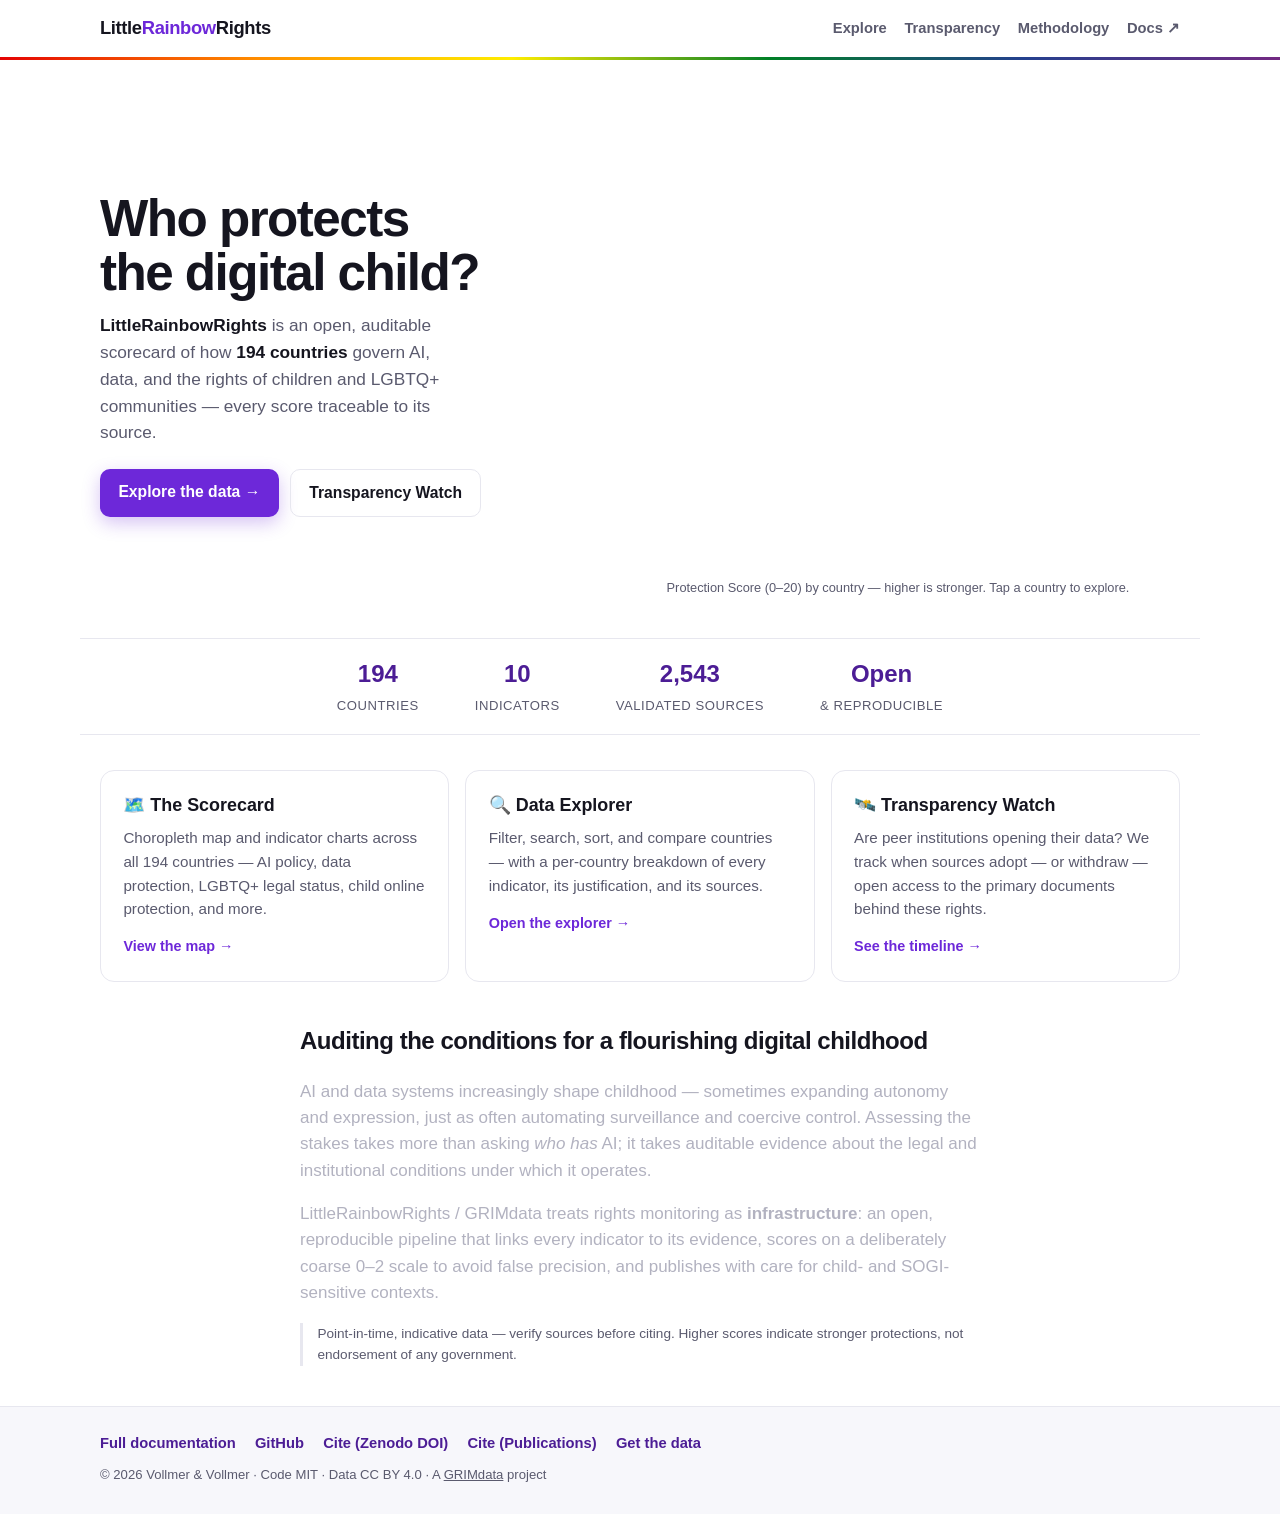
<file: index.html>
<!doctype html>
<html lang="en">
<head>
  <meta charset="utf-8">
  <meta name="viewport" content="width=device-width, initial-scale=1">
  <title>LittleRainbowRights — Who protects the digital child?</title>
  <meta name="description" content="An open, auditable scorecard of how 194 countries govern AI, data, and the rights of children and LGBTQ+ communities — every score traceable to its source.">
  <meta property="og:title" content="LittleRainbowRights — Who protects the digital child?">
  <meta property="og:description" content="An open, auditable scorecard of AI policy, data protection, and the rights of children and LGBTQ+ communities across all 194 countries.">
  <meta property="og:type" content="website">
  <meta property="og:url" content="https://littlerainbowrights.com">
  <link rel="icon" href="data:image/svg+xml,<svg xmlns=%22http://www.w3.org/2000/svg%22 viewBox=%220 0 100 100%22><text y=%22.9em%22 font-size=%2290%22>🌈</text></svg>">
  <link rel="stylesheet" href="assets/landing.css">
  <script src="https://cdn.plot.ly/plotly-2.27.0.min.js" defer></script>
  <script src="assets/landing.js" defer></script>
</head>
<body>
  <a class="skip" href="#main">Skip to content</a>

  <header class="nav">
    <a class="brand" href="/">Little<span>Rainbow</span>Rights</a>
    <nav>
      <a href="https://grimdata.org/scorecard/explorer/" target="_blank" rel="noopener noreferrer">Explore</a>
      <a href="https://grimdata.org/transparency-watch/" target="_blank" rel="noopener noreferrer">Transparency</a>
      <a href="https://grimdata.org/scorecard/design/" target="_blank" rel="noopener noreferrer">Methodology</a>
      <a class="ext" href="https://grimdata.org/" target="_blank" rel="noopener noreferrer">Docs ↗</a>
    </nav>
  </header>
  <div class="rainbow-rule" aria-hidden="true"></div>

  <main id="main">
    <section class="hero">
      <div class="hero-copy">
        <h1>Who protects the&nbsp;digital&nbsp;child?</h1>
        <p class="lede">
          <strong>LittleRainbowRights</strong> is an open, auditable scorecard of how
          <strong>194 countries</strong> govern AI, data, and the rights of children and
          LGBTQ+ communities — every score traceable to its source.
        </p>
        <div class="cta">
          <a class="btn btn-primary" href="https://grimdata.org/scorecard/explorer/" target="_blank" rel="noopener noreferrer">Explore the data →</a>
          <a class="btn btn-ghost" href="https://grimdata.org/transparency-watch/" target="_blank" rel="noopener noreferrer">Transparency Watch</a>
        </div>
      </div>
      <figure class="hero-map">
        <div id="hero-map" role="img" aria-label="World map of digital-rights protection scores by country"></div>
        <figcaption id="hero-map-cap">Protection Score (0–20) by country — higher is stronger. Tap a country to explore.</figcaption>
      </figure>
    </section>

    <section class="stats" aria-label="At a glance">
      <div><b id="stat-countries">194</b><span>countries</span></div>
      <div><b id="stat-indicators">10</b><span>indicators</span></div>
      <div><b>2,543</b><span>validated sources</span></div>
      <div><b>Open</b><span>&amp; reproducible</span></div>
    </section>

    <section class="cards" aria-label="What you can do">
      <a class="card" href="https://grimdata.org/scorecard/visualization/" target="_blank" rel="noopener noreferrer">
        <h3>🗺️ The Scorecard</h3>
        <p>Choropleth map and indicator charts across all 194 countries — AI policy, data protection, LGBTQ+ legal status, child online protection, and more.</p>
        <span class="more">View the map →</span>
      </a>
      <a class="card" href="https://grimdata.org/scorecard/explorer/" target="_blank" rel="noopener noreferrer">
        <h3>🔍 Data Explorer</h3>
        <p>Filter, search, sort, and compare countries — with a per-country breakdown of every indicator, its justification, and its sources.</p>
        <span class="more">Open the explorer →</span>
      </a>
      <a class="card" href="https://grimdata.org/transparency-watch/" target="_blank" rel="noopener noreferrer">
        <h3>🛰️ Transparency Watch</h3>
        <p>Are peer institutions opening their data? We track when sources adopt — or withdraw — open access to the primary documents behind these rights.</p>
        <span class="more">See the timeline →</span>
      </a>
    </section>

    <section class="about">
      <h2>Auditing the conditions for a flourishing digital childhood</h2>
      <p>
        AI and data systems increasingly shape childhood — sometimes expanding autonomy and
        expression, just as often automating surveillance and coercive control. Assessing the
        stakes takes more than asking <em>who has</em> AI; it takes auditable evidence about the
        legal and institutional conditions under which it operates.
      </p>
      <p>
        LittleRainbowRights / GRIMdata treats rights monitoring as <strong>infrastructure</strong>:
        an open, reproducible pipeline that links every indicator to its evidence, scores on a
        deliberately coarse 0–2 scale to avoid false precision, and publishes with care for
        child- and SOGI-sensitive contexts.
      </p>
      <p class="note">
        Point-in-time, indicative data — verify sources before citing. Higher scores indicate
        stronger protections, not endorsement of any government.
      </p>
    </section>
  </main>

  <footer>
    <div class="foot-links">
      <a href="https://grimdata.org/" target="_blank" rel="noopener noreferrer">Full documentation</a>
      <a href="https://github.com/MissCrispenCakes/DigitalChild" target="_blank" rel="noopener noreferrer">GitHub</a>
      <a href="https://doi.org/10.5281/zenodo.18318098" target="_blank" rel="noopener noreferrer">Cite (Zenodo DOI)</a>
      <a href="https://grimdata.org/website/projects/#littlerainbowrights" target="_blank" rel="noopener noreferrer">Cite (Publications)</a>
      <a href="https://grimdata.org/scorecard/data-access/" target="_blank" rel="noopener noreferrer">Get the data</a>
    </div>
    <p class="legal">
      © <span id="year">2026</span> Vollmer &amp; Vollmer · Code MIT · Data CC&nbsp;BY&nbsp;4.0 ·
      A <a href="https://grimdata.org/website/" target="_blank" rel="noopener noreferrer">GRIMdata</a> project
    </p>
  </footer>
</body>
</html>
</file>
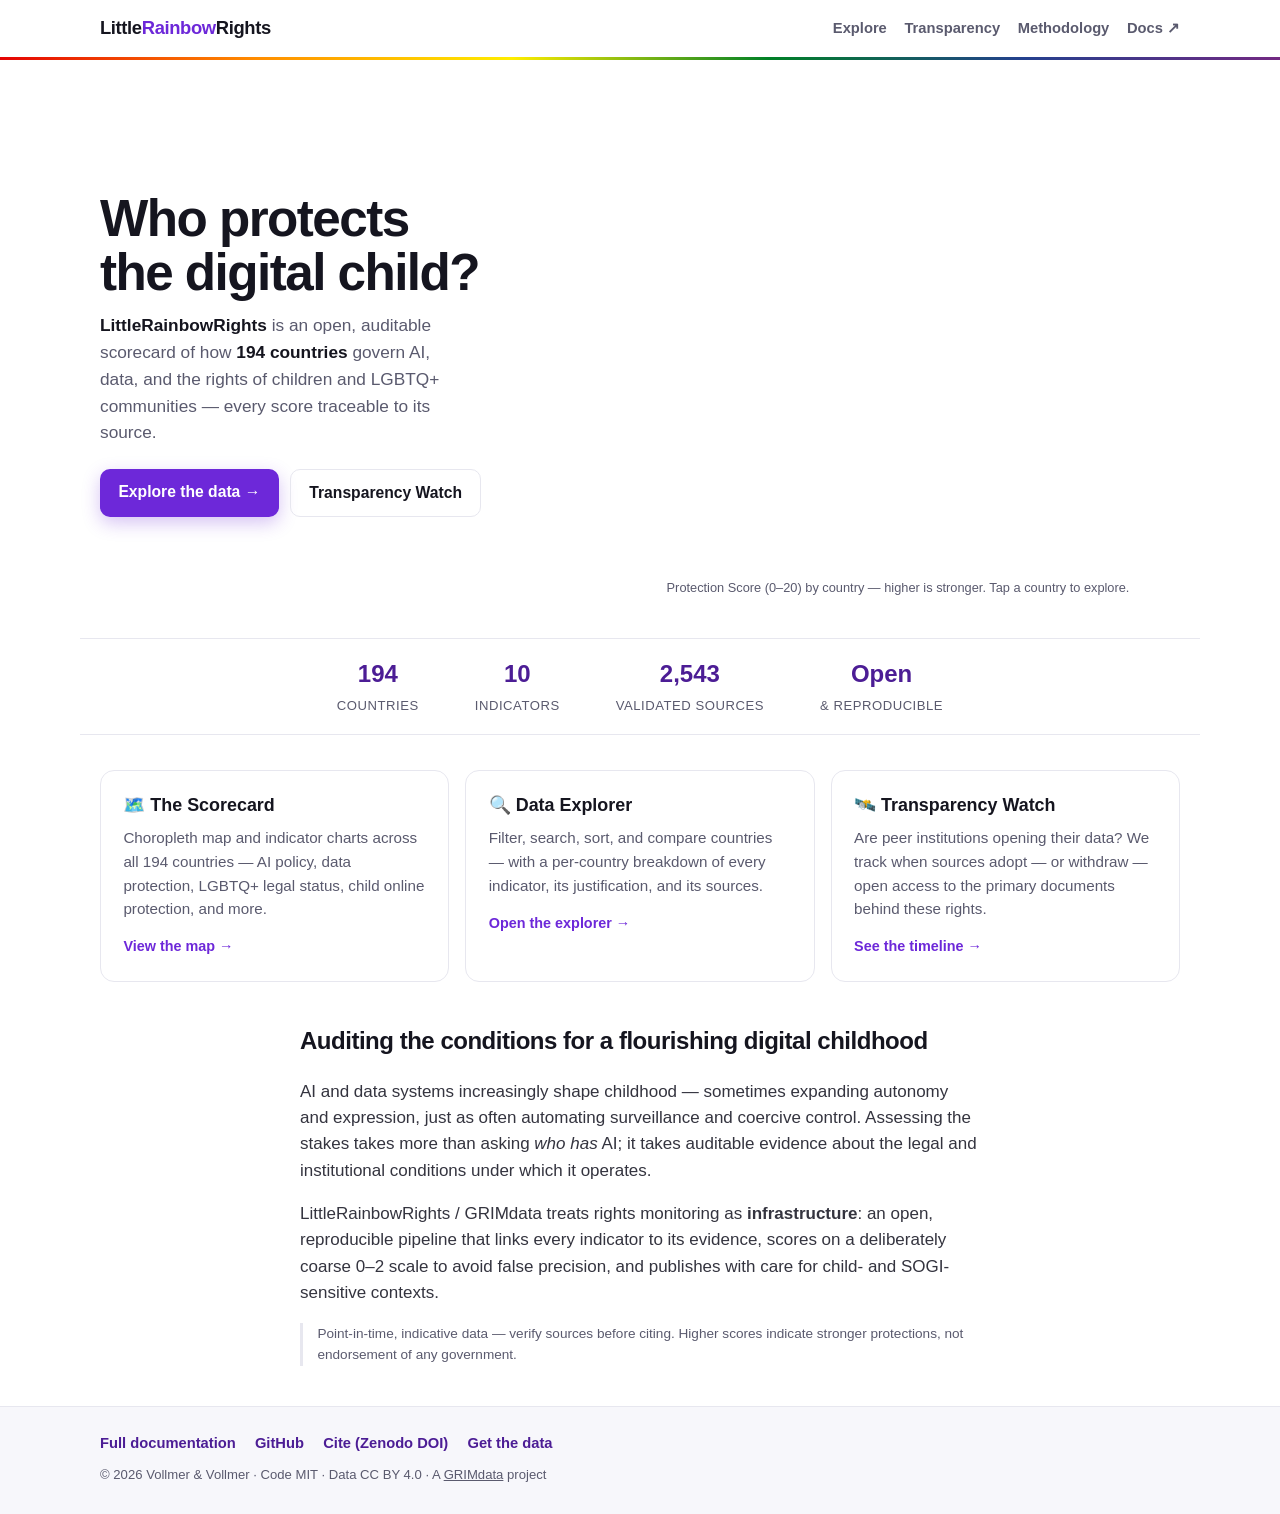
<file: landing/index.html>
<!doctype html>
<html lang="en">
<head>
  <meta charset="utf-8">
  <meta name="viewport" content="width=device-width, initial-scale=1">
  <title>LittleRainbowRights — Who protects the digital child?</title>
  <meta name="description" content="An open, auditable scorecard of how 194 countries govern AI, data, and the rights of children and LGBTQ+ communities — every score traceable to its source.">
  <meta property="og:title" content="LittleRainbowRights — Who protects the digital child?">
  <meta property="og:description" content="An open, auditable scorecard of AI policy, data protection, and the rights of children and LGBTQ+ communities across all 194 countries.">
  <meta property="og:type" content="website">
  <meta property="og:url" content="https://littlerainbowrights.com">
  <link rel="icon" href="data:image/svg+xml,<svg xmlns=%22http://www.w3.org/2000/svg%22 viewBox=%220 0 100 100%22><text y=%22.9em%22 font-size=%2290%22>🌈</text></svg>">
  <link rel="stylesheet" href="assets/landing.css">
  <script src="https://cdn.plot.ly/plotly-2.27.0.min.js" defer></script>
  <script src="assets/landing.js" defer></script>
</head>
<body>
  <a class="skip" href="#main">Skip to content</a>

  <header class="nav">
    <a class="brand" href="/">Little<span>Rainbow</span>Rights</a>
    <nav>
      <a href="https://grimdata.org/scorecard/explorer/">Explore</a>
      <a href="https://grimdata.org/transparency-watch/">Transparency</a>
      <a href="https://grimdata.org/scorecard/design/">Methodology</a>
      <a class="ext" href="https://grimdata.org/">Docs ↗</a>
    </nav>
  </header>
  <div class="rainbow-rule" aria-hidden="true"></div>

  <main id="main">
    <section class="hero">
      <div class="hero-copy">
        <h1>Who protects the&nbsp;digital&nbsp;child?</h1>
        <p class="lede">
          <strong>LittleRainbowRights</strong> is an open, auditable scorecard of how
          <strong>194 countries</strong> govern AI, data, and the rights of children and
          LGBTQ+ communities — every score traceable to its source.
        </p>
        <div class="cta">
          <a class="btn btn-primary" href="https://grimdata.org/scorecard/explorer/">Explore the data →</a>
          <a class="btn btn-ghost" href="https://grimdata.org/transparency-watch/">Transparency Watch</a>
        </div>
      </div>
      <figure class="hero-map">
        <div id="hero-map" role="img" aria-label="World map of digital-rights protection scores by country"></div>
        <figcaption id="hero-map-cap">Protection Score (0–20) by country — higher is stronger. Tap a country to explore.</figcaption>
      </figure>
    </section>

    <section class="stats" aria-label="At a glance">
      <div><b id="stat-countries">194</b><span>countries</span></div>
      <div><b id="stat-indicators">10</b><span>indicators</span></div>
      <div><b>2,543</b><span>validated sources</span></div>
      <div><b>Open</b><span>&amp; reproducible</span></div>
    </section>

    <section class="cards" aria-label="What you can do">
      <a class="card" href="https://grimdata.org/scorecard/visualization/">
        <h3>🗺️ The Scorecard</h3>
        <p>Choropleth map and indicator charts across all 194 countries — AI policy, data protection, LGBTQ+ legal status, child online protection, and more.</p>
        <span class="more">View the map →</span>
      </a>
      <a class="card" href="https://grimdata.org/scorecard/explorer/">
        <h3>🔍 Data Explorer</h3>
        <p>Filter, search, sort, and compare countries — with a per-country breakdown of every indicator, its justification, and its sources.</p>
        <span class="more">Open the explorer →</span>
      </a>
      <a class="card" href="https://grimdata.org/transparency-watch/">
        <h3>🛰️ Transparency Watch</h3>
        <p>Are peer institutions opening their data? We track when sources adopt — or withdraw — open access to the primary documents behind these rights.</p>
        <span class="more">See the timeline →</span>
      </a>
    </section>

    <section class="about">
      <h2>Auditing the conditions for a flourishing digital childhood</h2>
      <p>
        AI and data systems increasingly shape childhood — sometimes expanding autonomy and
        expression, just as often automating surveillance and coercive control. Assessing the
        stakes takes more than asking <em>who has</em> AI; it takes auditable evidence about the
        legal and institutional conditions under which it operates.
      </p>
      <p>
        LittleRainbowRights / GRIMdata treats rights monitoring as <strong>infrastructure</strong>:
        an open, reproducible pipeline that links every indicator to its evidence, scores on a
        deliberately coarse 0–2 scale to avoid false precision, and publishes with care for
        child- and SOGI-sensitive contexts.
      </p>
      <p class="note">
        Point-in-time, indicative data — verify sources before citing. Higher scores indicate
        stronger protections, not endorsement of any government.
      </p>
    </section>
  </main>

  <footer>
    <div class="foot-links">
      <a href="https://grimdata.org/">Full documentation</a>
      <a href="https://github.com/MissCrispenCakes/DigitalChild">GitHub</a>
      <a href="https://doi.org/10.5281/zenodo.18318098">Cite (Zenodo DOI)</a>
      <a href="https://grimdata.org/scorecard/data-access/">Get the data</a>
    </div>
    <p class="legal">
      © <span id="year">2026</span> Vollmer &amp; Vollmer · Code MIT · Data CC&nbsp;BY&nbsp;4.0 ·
      A <a href="https://grimdata.org/">GRIMdata</a> project
    </p>
  </footer>
</body>
</html>
</file>
<file: assets/landing.css>
/* LittleRainbowRights — bespoke landing. Mobile-first, intentionally lean. */
:root {
  --ink: #15151f;
  --muted: #5a5a6e;
  --line: #e7e7ef;
  --bg: #ffffff;
  --bg-soft: #f7f7fb;
  --primary: #6d28d9;       /* violet */
  --primary-ink: #4c1d95;
  --rainbow: linear-gradient(90deg, #e40303, #ff8c00, #ffed00, #008026, #24408e, #732982);
  --maxw: 1120px;
  --radius: 14px;
}
* { box-sizing: border-box; }
html { scroll-behavior: smooth; -webkit-text-size-adjust: 100%; }
body {
  margin: 0;
  font-family: -apple-system, BlinkMacSystemFont, "Segoe UI", Roboto, Helvetica, Arial, sans-serif;
  color: var(--ink);
  background: var(--bg);
  line-height: 1.55;
  font-size: 17px;
}
a { color: var(--primary-ink); }
.skip { position: absolute; left: -999px; }
.skip:focus { left: 1rem; top: 1rem; background: #fff; padding: .5rem .75rem; border-radius: 8px; z-index: 50; }

/* Nav */
.nav {
  max-width: var(--maxw); margin: 0 auto; padding: 0.9rem 1.25rem;
  display: flex; align-items: center; justify-content: space-between; flex-wrap: wrap; gap: .5rem;
}
.brand { font-weight: 800; font-size: 1.15rem; letter-spacing: -.02em; text-decoration: none; color: var(--ink); }
.brand span { color: var(--primary); }
.nav nav { display: flex; gap: 1.1rem; flex-wrap: wrap; }
.nav nav a { color: var(--muted); text-decoration: none; font-size: .92rem; font-weight: 600; }
.nav nav a:hover { color: var(--primary); }
.rainbow-rule { height: 3px; background: var(--rainbow); }

/* Hero */
.hero {
  max-width: var(--maxw); margin: 0 auto; padding: 2.2rem 1.25rem 1rem;
  display: grid; gap: 1.6rem;
}
.hero h1 {
  font-size: clamp(2rem, 7vw, 3.2rem); line-height: 1.05; letter-spacing: -.03em;
  margin: 0 0 .8rem; font-weight: 800;
}
.lede { font-size: 1.08rem; color: var(--muted); margin: 0 0 1.4rem; max-width: 36ch; }
.lede strong { color: var(--ink); }
.cta { display: flex; gap: .7rem; flex-wrap: wrap; }
.btn {
  display: inline-block; padding: .7rem 1.15rem; border-radius: 10px; text-decoration: none;
  font-weight: 700; font-size: .98rem; transition: transform .12s ease, box-shadow .12s ease;
}
.btn-primary { background: var(--primary); color: #fff; box-shadow: 0 6px 18px rgba(109,40,217,.28); }
.btn-primary:hover { transform: translateY(-1px); box-shadow: 0 10px 24px rgba(109,40,217,.34); }
.btn-ghost { border: 1.5px solid var(--line); color: var(--ink); }
.btn-ghost:hover { border-color: var(--primary); color: var(--primary); }

.hero-map { margin: 0; }
#hero-map { width: 100%; height: 340px; }
#hero-map-cap { font-size: .8rem; color: var(--muted); margin-top: .4rem; text-align: center; }

/* Stat strip */
.stats {
  max-width: var(--maxw); margin: 1rem auto; padding: 1rem 1.25rem;
  display: flex; flex-wrap: wrap; gap: 1rem 2rem; justify-content: center;
  border-top: 1px solid var(--line); border-bottom: 1px solid var(--line);
}
.stats div { text-align: center; }
.stats b { display: block; font-size: 1.5rem; font-weight: 800; color: var(--primary-ink); }
.stats span { font-size: .82rem; color: var(--muted); text-transform: uppercase; letter-spacing: .04em; }

/* Cards */
.cards {
  max-width: var(--maxw); margin: 2.2rem auto; padding: 0 1.25rem;
  display: grid; gap: 1rem; grid-template-columns: 1fr;
}
.card {
  display: block; padding: 1.3rem 1.4rem; border: 1px solid var(--line); border-radius: var(--radius);
  background: var(--bg); text-decoration: none; color: var(--ink);
  transition: transform .12s ease, box-shadow .12s ease, border-color .12s ease;
}
.card:hover { transform: translateY(-3px); box-shadow: 0 10px 28px rgba(20,20,40,.10); border-color: #d9d4ef; }
.card h3 { margin: 0 0 .4rem; font-size: 1.12rem; }
.card p { margin: 0 0 .8rem; color: var(--muted); font-size: .95rem; }
.card .more { color: var(--primary); font-weight: 700; font-size: .9rem; }

/* About */
.about { max-width: 720px; margin: 2.5rem auto; padding: 0 1.25rem; }
.about h2 { font-size: 1.5rem; letter-spacing: -.02em; }
.about p { color: #b2b2c0; } /*34343f*/
.about .note { font-size: .85rem; color: var(--muted); border-left: 3px solid var(--line); padding-left: .9rem; }

/* Footer */
footer { background: var(--bg-soft); border-top: 1px solid var(--line); margin-top: 2.5rem; }
.foot-links {
  max-width: var(--maxw); margin: 0 auto; padding: 1.6rem 1.25rem .6rem;
  display: flex; flex-wrap: wrap; gap: 1.2rem;
}
.foot-links a { color: var(--primary-ink); text-decoration: none; font-weight: 600; font-size: .92rem; }
.foot-links a:hover { text-decoration: underline; }
.legal { max-width: var(--maxw); margin: 0 auto; padding: 0 1.25rem 1.8rem; color: var(--muted); font-size: .82rem; }
.legal a { color: var(--muted); }

/* Desktop: two-column hero, 3-up cards */
@media (min-width: 860px) {
  .hero { grid-template-columns: 1fr 1.15fr; align-items: center; padding-top: 3.2rem; padding-bottom: 1.5rem; }
  #hero-map { height: 460px; }
  .cards { grid-template-columns: repeat(3, 1fr); }
  .stats { gap: 1rem 3.5rem; }
}

@media (prefers-color-scheme: dark) {
  :root { --ink:#ececf2; --muted:#a6a6b8; --line:#2a2a38; --bg:#121219; --bg-soft:#16161f; --primary:#a78bfa; --primary-ink:#c4b5fd; }
}
</file>
<file: landing/assets/landing.css>
/* LittleRainbowRights — bespoke landing. Mobile-first, intentionally lean. */
:root {
  --ink: #15151f;
  --muted: #5a5a6e;
  --line: #e7e7ef;
  --bg: #ffffff;
  --bg-soft: #f7f7fb;
  --primary: #6d28d9;       /* violet */
  --primary-ink: #4c1d95;
  --rainbow: linear-gradient(90deg, #e40303, #ff8c00, #ffed00, #008026, #24408e, #732982);
  --maxw: 1120px;
  --radius: 14px;
}
* { box-sizing: border-box; }
html { scroll-behavior: smooth; -webkit-text-size-adjust: 100%; }
body {
  margin: 0;
  font-family: -apple-system, BlinkMacSystemFont, "Segoe UI", Roboto, Helvetica, Arial, sans-serif;
  color: var(--ink);
  background: var(--bg);
  line-height: 1.55;
  font-size: 17px;
}
a { color: var(--primary-ink); }
.skip { position: absolute; left: -999px; }
.skip:focus { left: 1rem; top: 1rem; background: #fff; padding: .5rem .75rem; border-radius: 8px; z-index: 50; }

/* Nav */
.nav {
  max-width: var(--maxw); margin: 0 auto; padding: 0.9rem 1.25rem;
  display: flex; align-items: center; justify-content: space-between; flex-wrap: wrap; gap: .5rem;
}
.brand { font-weight: 800; font-size: 1.15rem; letter-spacing: -.02em; text-decoration: none; color: var(--ink); }
.brand span { color: var(--primary); }
.nav nav { display: flex; gap: 1.1rem; flex-wrap: wrap; }
.nav nav a { color: var(--muted); text-decoration: none; font-size: .92rem; font-weight: 600; }
.nav nav a:hover { color: var(--primary); }
.rainbow-rule { height: 3px; background: var(--rainbow); }

/* Hero */
.hero {
  max-width: var(--maxw); margin: 0 auto; padding: 2.2rem 1.25rem 1rem;
  display: grid; gap: 1.6rem;
}
.hero h1 {
  font-size: clamp(2rem, 7vw, 3.2rem); line-height: 1.05; letter-spacing: -.03em;
  margin: 0 0 .8rem; font-weight: 800;
}
.lede { font-size: 1.08rem; color: var(--muted); margin: 0 0 1.4rem; max-width: 36ch; }
.lede strong { color: var(--ink); }
.cta { display: flex; gap: .7rem; flex-wrap: wrap; }
.btn {
  display: inline-block; padding: .7rem 1.15rem; border-radius: 10px; text-decoration: none;
  font-weight: 700; font-size: .98rem; transition: transform .12s ease, box-shadow .12s ease;
}
.btn-primary { background: var(--primary); color: #fff; box-shadow: 0 6px 18px rgba(109,40,217,.28); }
.btn-primary:hover { transform: translateY(-1px); box-shadow: 0 10px 24px rgba(109,40,217,.34); }
.btn-ghost { border: 1.5px solid var(--line); color: var(--ink); }
.btn-ghost:hover { border-color: var(--primary); color: var(--primary); }

.hero-map { margin: 0; }
#hero-map { width: 100%; height: 340px; }
#hero-map-cap { font-size: .8rem; color: var(--muted); margin-top: .4rem; text-align: center; }

/* Stat strip */
.stats {
  max-width: var(--maxw); margin: 1rem auto; padding: 1rem 1.25rem;
  display: flex; flex-wrap: wrap; gap: 1rem 2rem; justify-content: center;
  border-top: 1px solid var(--line); border-bottom: 1px solid var(--line);
}
.stats div { text-align: center; }
.stats b { display: block; font-size: 1.5rem; font-weight: 800; color: var(--primary-ink); }
.stats span { font-size: .82rem; color: var(--muted); text-transform: uppercase; letter-spacing: .04em; }

/* Cards */
.cards {
  max-width: var(--maxw); margin: 2.2rem auto; padding: 0 1.25rem;
  display: grid; gap: 1rem; grid-template-columns: 1fr;
}
.card {
  display: block; padding: 1.3rem 1.4rem; border: 1px solid var(--line); border-radius: var(--radius);
  background: var(--bg); text-decoration: none; color: var(--ink);
  transition: transform .12s ease, box-shadow .12s ease, border-color .12s ease;
}
.card:hover { transform: translateY(-3px); box-shadow: 0 10px 28px rgba(20,20,40,.10); border-color: #d9d4ef; }
.card h3 { margin: 0 0 .4rem; font-size: 1.12rem; }
.card p { margin: 0 0 .8rem; color: var(--muted); font-size: .95rem; }
.card .more { color: var(--primary); font-weight: 700; font-size: .9rem; }

/* About */
.about { max-width: 720px; margin: 2.5rem auto; padding: 0 1.25rem; }
.about h2 { font-size: 1.5rem; letter-spacing: -.02em; }
.about p { color: #34343f; }
.about .note { font-size: .85rem; color: var(--muted); border-left: 3px solid var(--line); padding-left: .9rem; }

/* Footer */
footer { background: var(--bg-soft); border-top: 1px solid var(--line); margin-top: 2.5rem; }
.foot-links {
  max-width: var(--maxw); margin: 0 auto; padding: 1.6rem 1.25rem .6rem;
  display: flex; flex-wrap: wrap; gap: 1.2rem;
}
.foot-links a { color: var(--primary-ink); text-decoration: none; font-weight: 600; font-size: .92rem; }
.foot-links a:hover { text-decoration: underline; }
.legal { max-width: var(--maxw); margin: 0 auto; padding: 0 1.25rem 1.8rem; color: var(--muted); font-size: .82rem; }
.legal a { color: var(--muted); }

/* Desktop: two-column hero, 3-up cards */
@media (min-width: 860px) {
  .hero { grid-template-columns: 1fr 1.15fr; align-items: center; padding-top: 3.2rem; padding-bottom: 1.5rem; }
  #hero-map { height: 460px; }
  .cards { grid-template-columns: repeat(3, 1fr); }
  .stats { gap: 1rem 3.5rem; }
}

@media (prefers-color-scheme: dark) {
  :root { --ink:#ececf2; --muted:#a6a6b8; --line:#2a2a38; --bg:#121219; --bg-soft:#16161f; --primary:#a78bfa; --primary-ink:#c4b5fd; }
}
</file>
